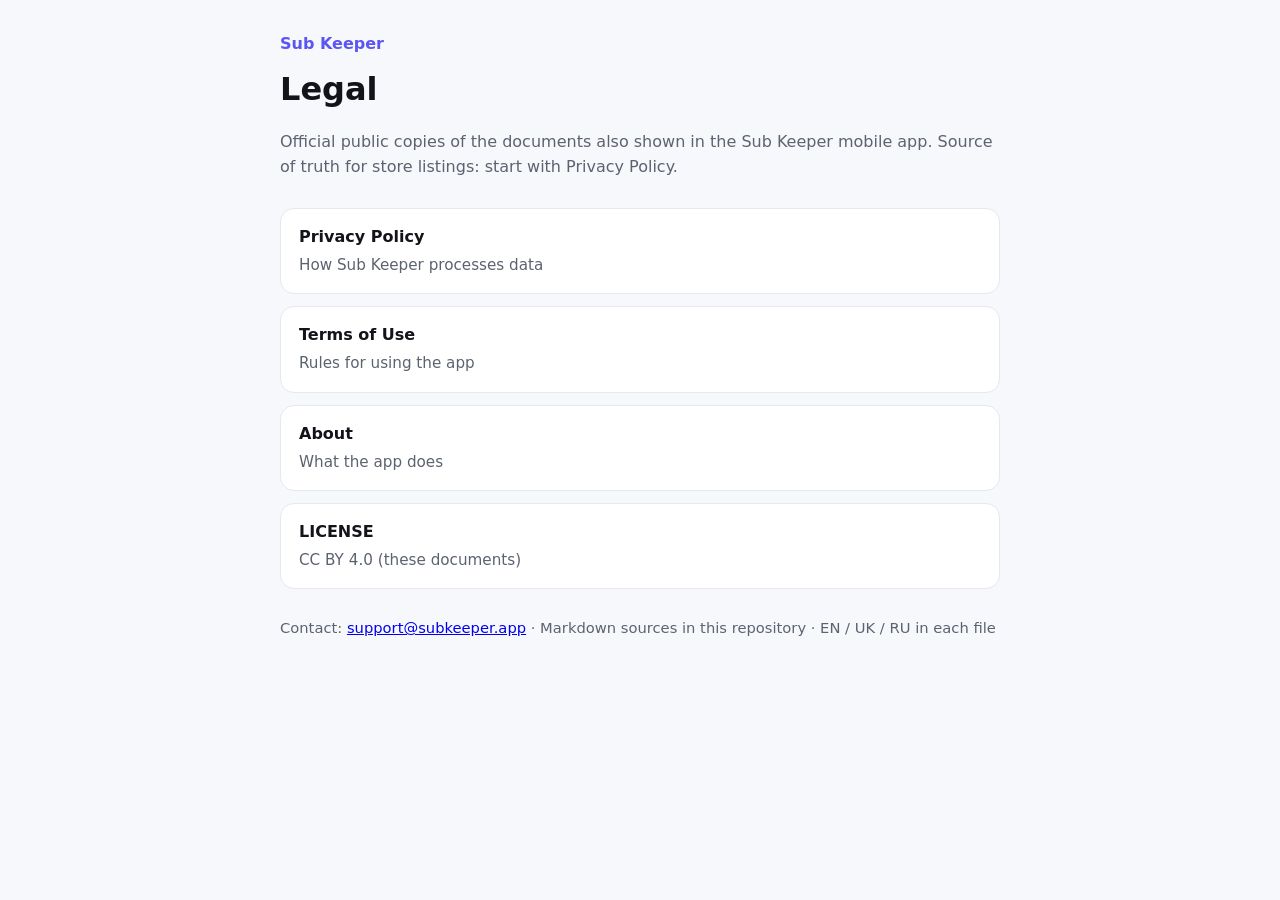
<file: index.html>
<!DOCTYPE html>
<html lang="en">
<head>
  <meta charset="utf-8" />
  <meta name="viewport" content="width=device-width, initial-scale=1" />
  <title>Sub Keeper — Legal</title>
  <link rel="stylesheet" href="assets/site.css" />
</head>
<body>
  <main class="wrap">
    <header class="hero">
      <p class="eyebrow">Sub Keeper</p>
      <h1>Legal</h1>
      <p class="lede">
        Official public copies of the documents also shown in the Sub Keeper mobile app.
        Source of truth for store listings: start with Privacy Policy.
      </p>
    </header>
    <nav class="cards">
      <a class="card" href="privacy.html">
        <strong>Privacy Policy</strong>
        <span>How Sub Keeper processes data</span>
      </a>
      <a class="card" href="terms.html">
        <strong>Terms of Use</strong>
        <span>Rules for using the app</span>
      </a>
      <a class="card" href="about.html">
        <strong>About</strong>
        <span>What the app does</span>
      </a>
      <a class="card" href="https://github.com/AndreyFrigoris/subkeeper-legal/blob/main/LICENSE">
        <strong>LICENSE</strong>
        <span>CC BY 4.0 (these documents)</span>
      </a>
    </nav>
    <p class="foot">
      Contact: <a href="mailto:support@subkeeper.app">support@subkeeper.app</a>
      · Markdown sources in this repository · EN / UK / RU in each file
    </p>
  </main>
</body>
</html>
</file>
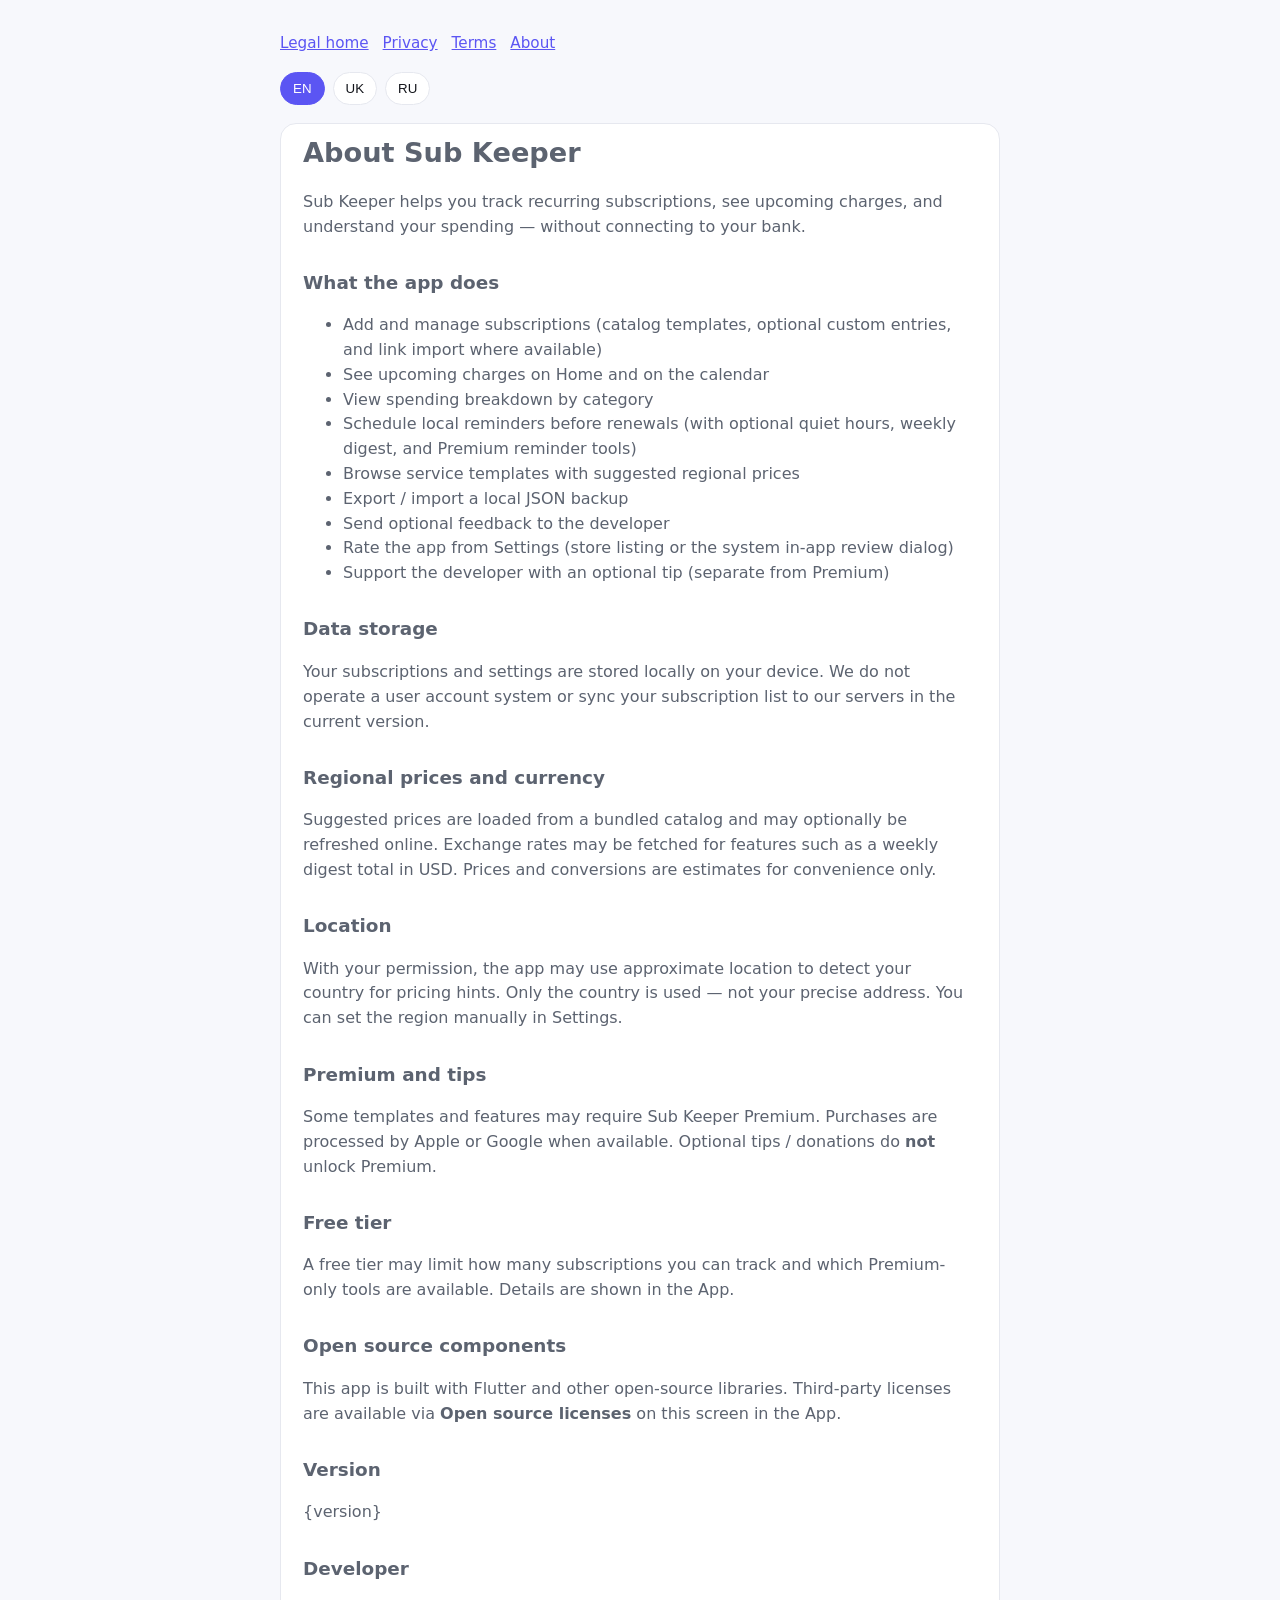
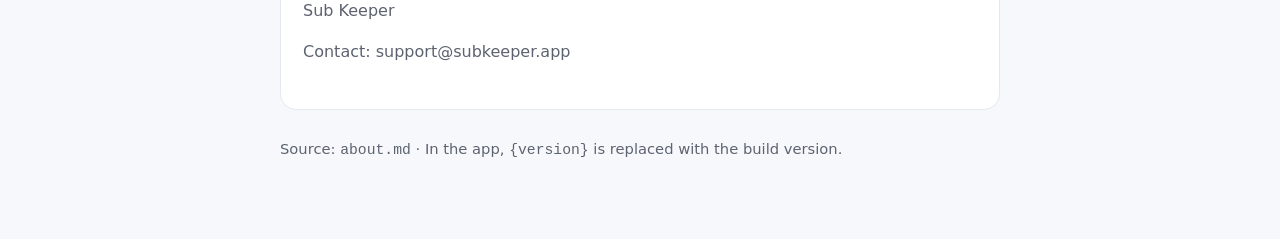
<file: about.html>
<!DOCTYPE html>
<html lang="en">
<head>
  <meta charset="utf-8" />
  <meta name="viewport" content="width=device-width, initial-scale=1" />
  <title>Sub Keeper — About</title>
  <link rel="stylesheet" href="assets/site.css" />
</head>
<body>
  <main class="wrap">
    <nav class="nav">
      <a href="index.html">Legal home</a>
      <a href="privacy.html">Privacy</a>
      <a href="terms.html">Terms</a>
      <a href="about.html">About</a>
    </nav>
    <div id="langs" class="langs" aria-label="Language"></div>
    <article id="content" class="panel muted">Loading…</article>
    <p class="foot">Source: <code>about.md</code> · In the app, <code>{version}</code> is replaced with the build version.</p>
  </main>
  <script src="assets/doc.js"></script>
  <script>
    SubKeeperLegal.mountDocument({
      source: "about.md",
      targetId: "content",
      defaultLocale: "en",
    });
  </script>
</body>
</html>
</file>
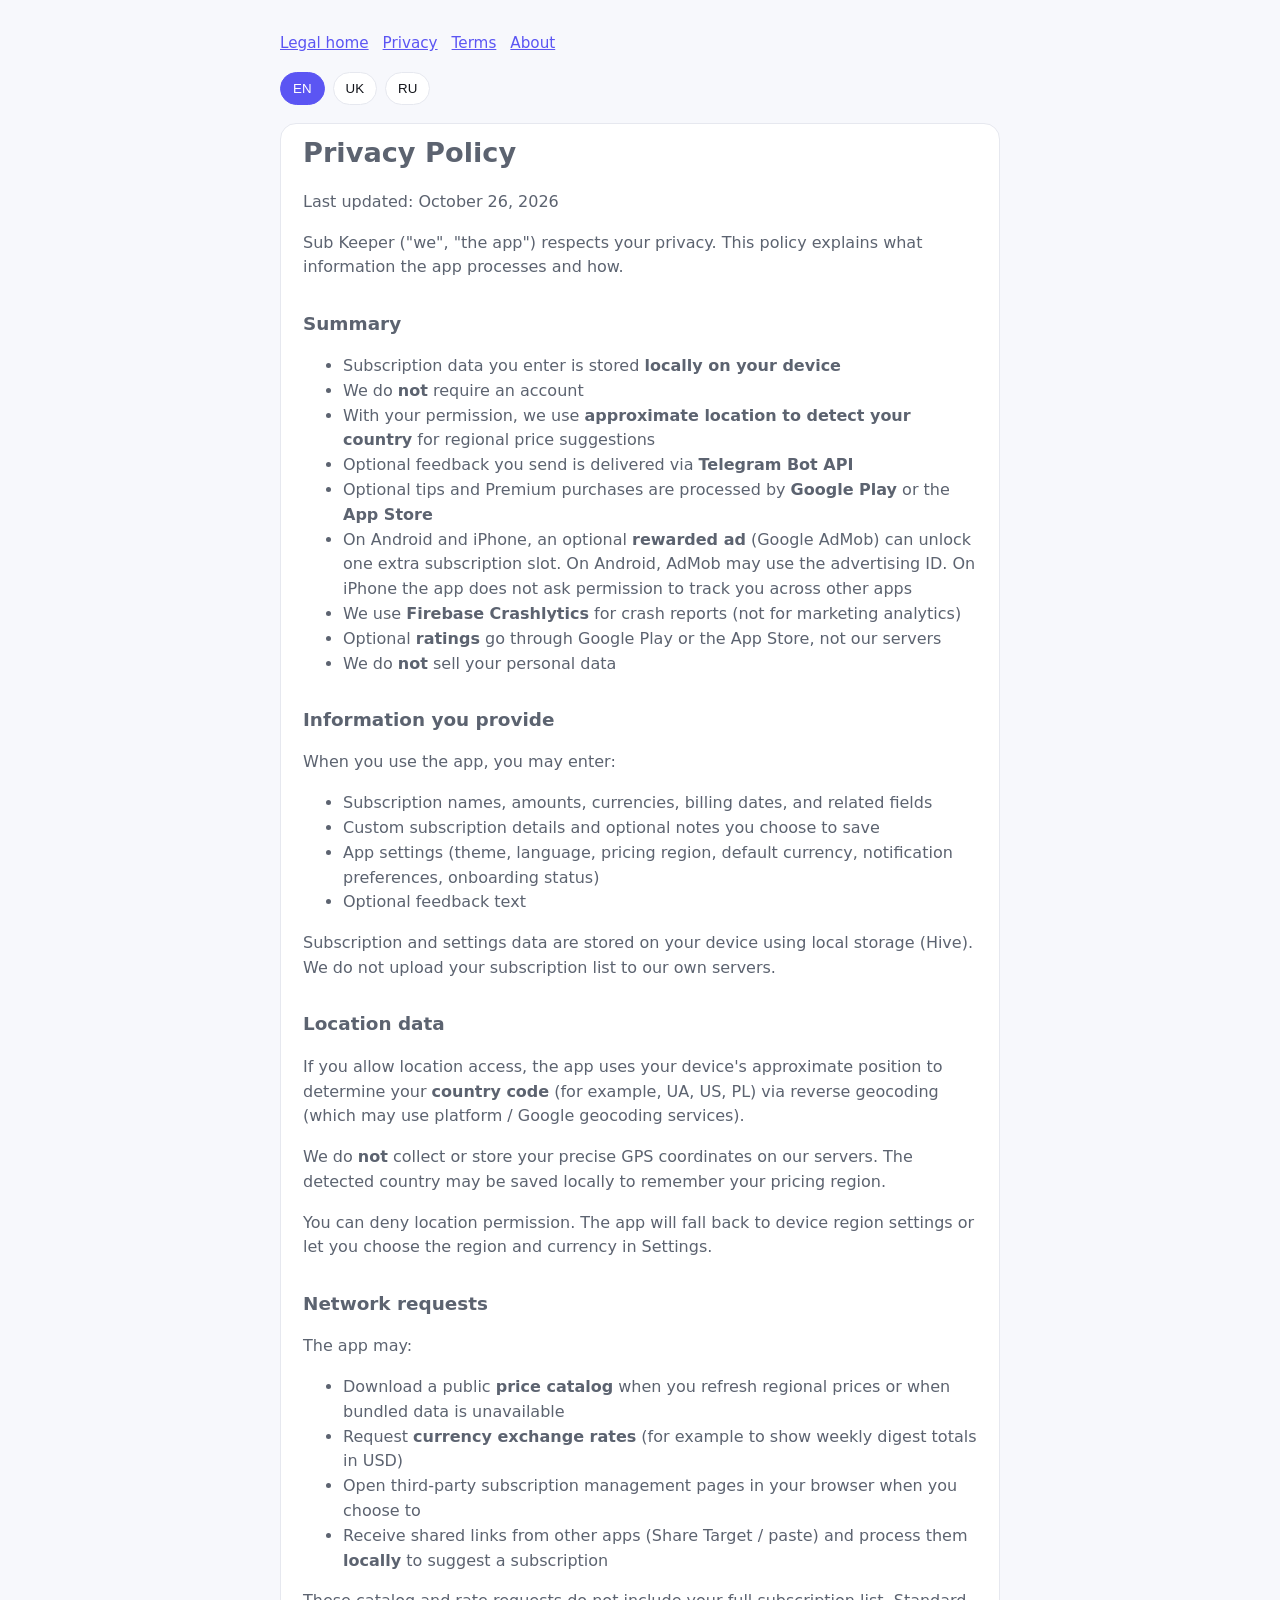
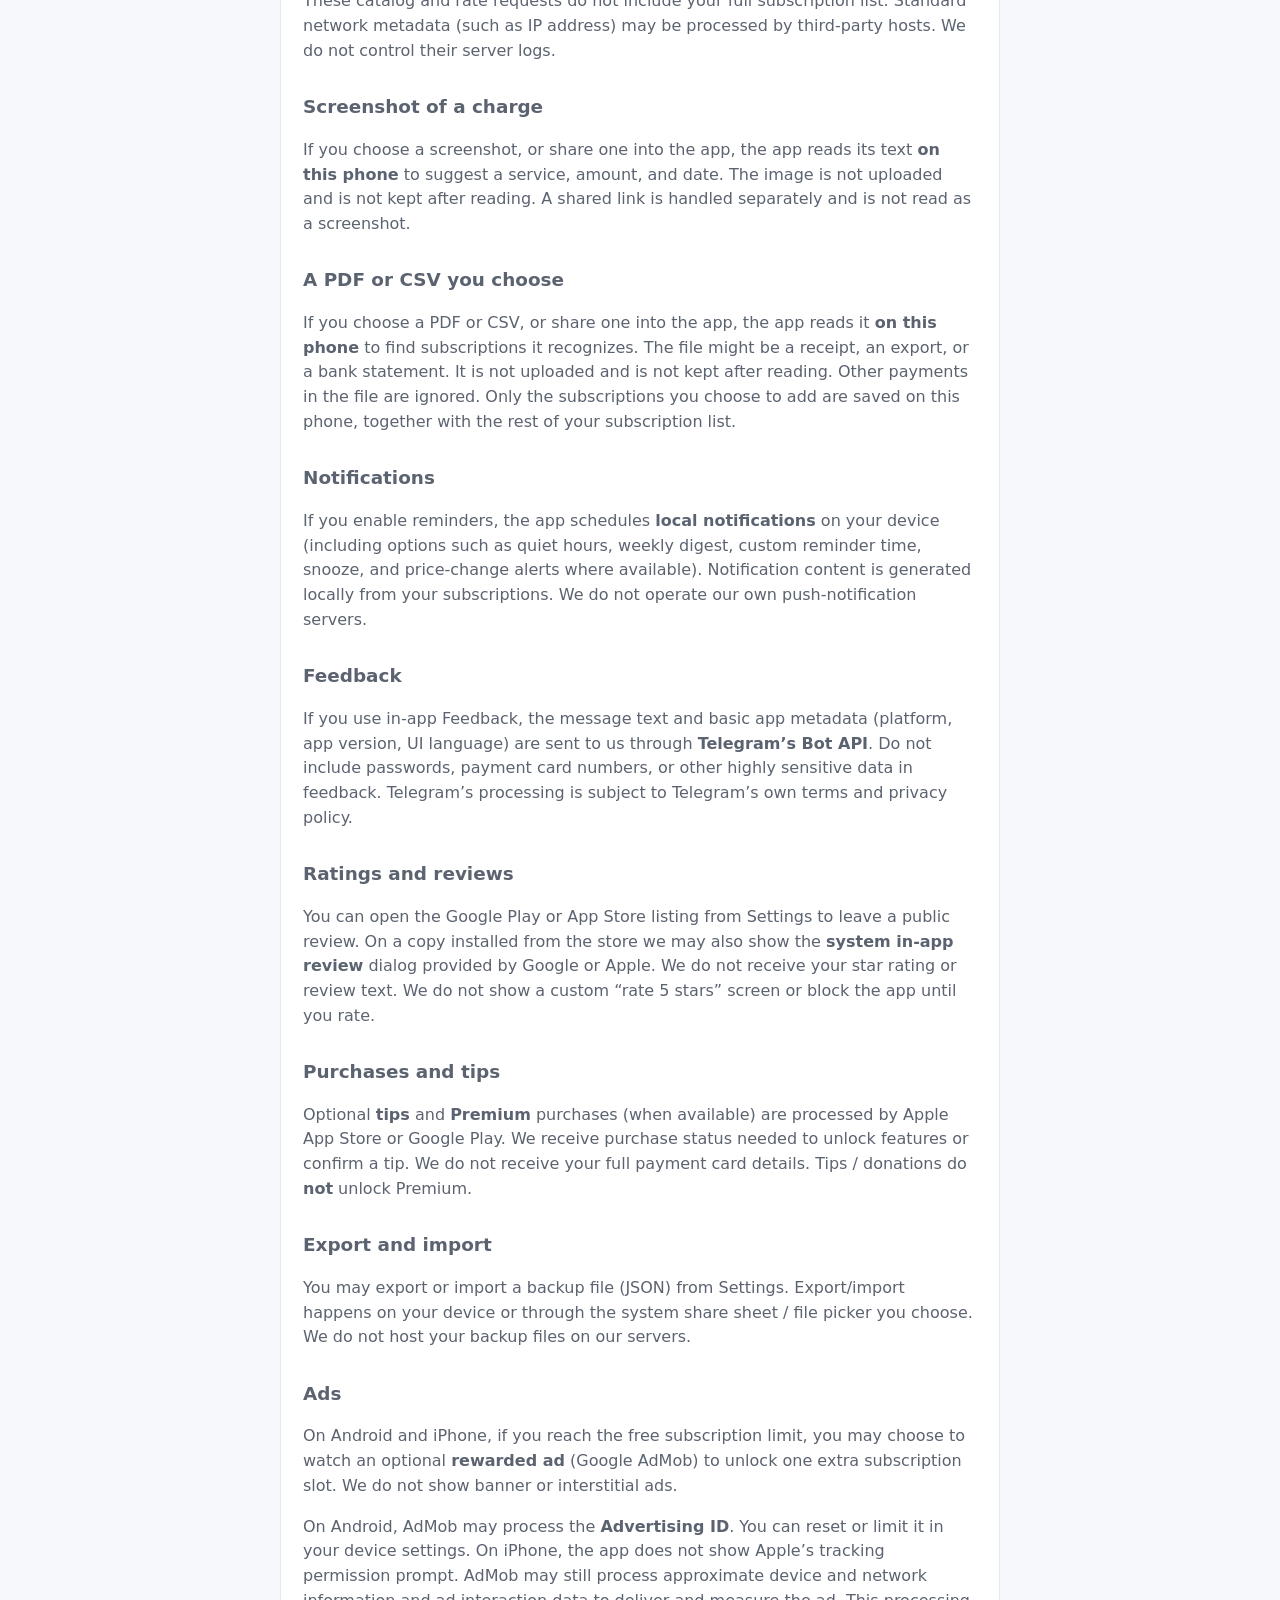
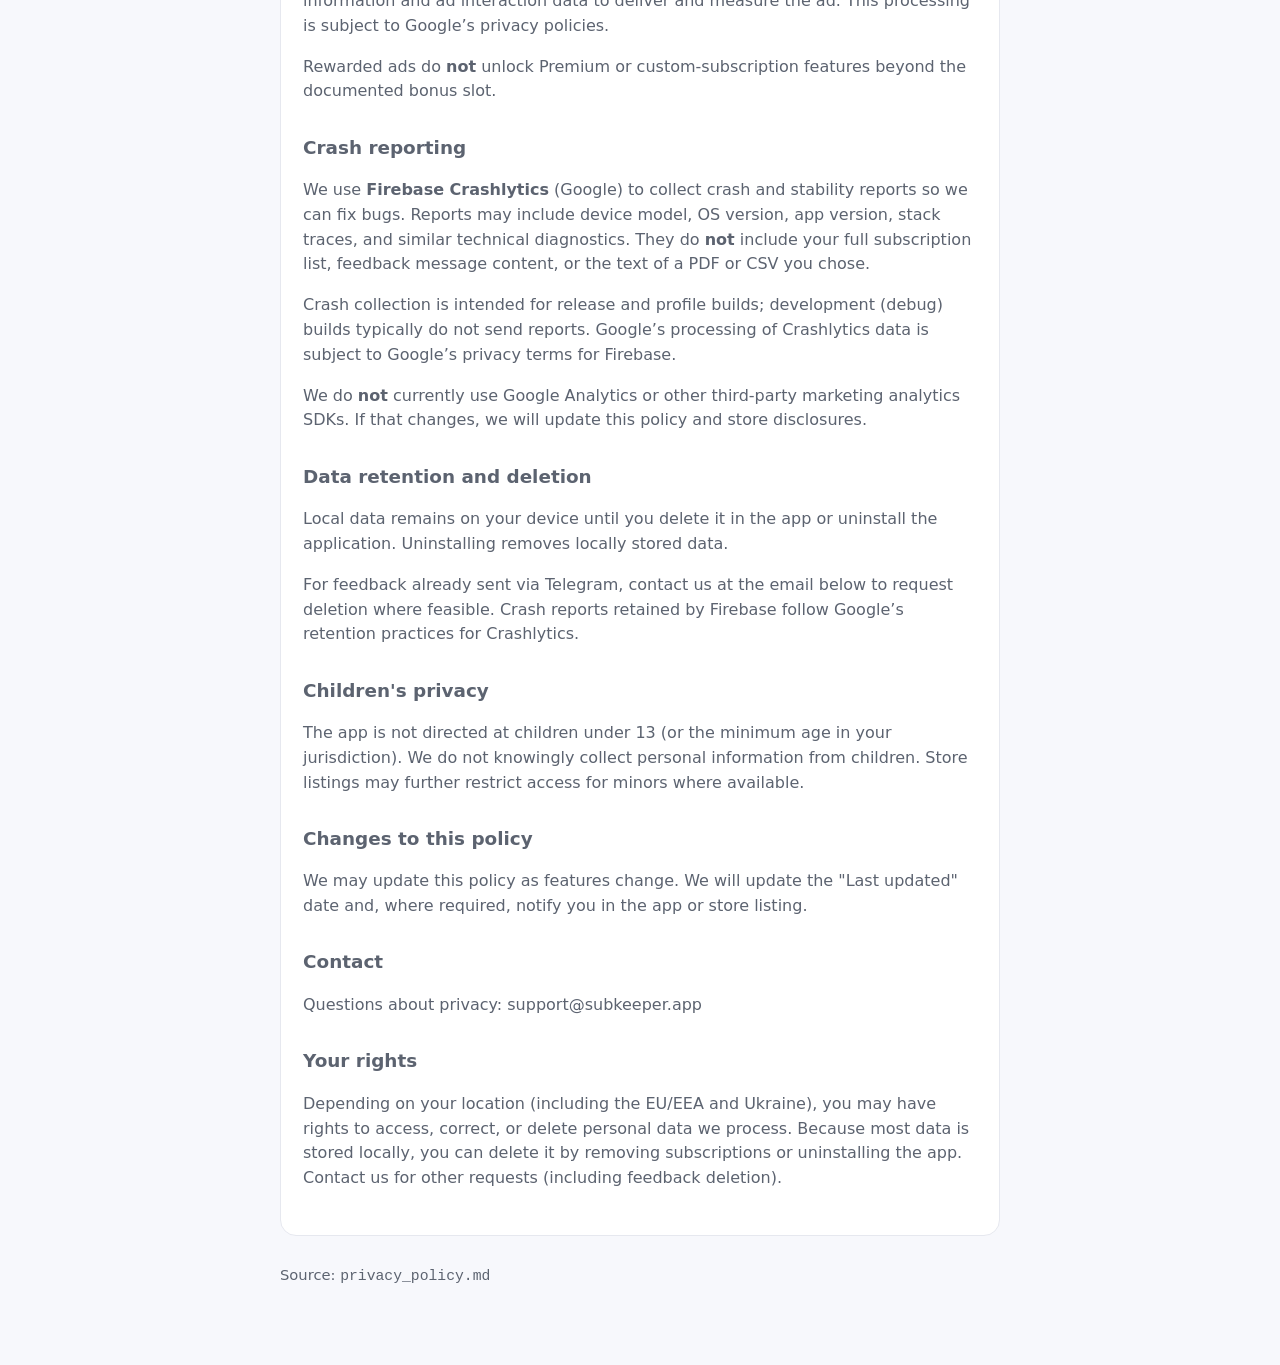
<file: privacy.html>
<!DOCTYPE html>
<html lang="en">
<head>
  <meta charset="utf-8" />
  <meta name="viewport" content="width=device-width, initial-scale=1" />
  <title>Sub Keeper — Privacy Policy</title>
  <link rel="stylesheet" href="assets/site.css" />
</head>
<body>
  <main class="wrap">
    <nav class="nav">
      <a href="index.html">Legal home</a>
      <a href="privacy.html">Privacy</a>
      <a href="terms.html">Terms</a>
      <a href="about.html">About</a>
    </nav>
    <div id="langs" class="langs" aria-label="Language"></div>
    <article id="content" class="panel muted">Loading…</article>
    <p class="foot">Source: <code>privacy_policy.md</code></p>
  </main>
  <script src="assets/doc.js"></script>
  <script>
    SubKeeperLegal.mountDocument({
      source: "privacy_policy.md",
      targetId: "content",
      defaultLocale: "en",
    });
  </script>
</body>
</html>
</file>
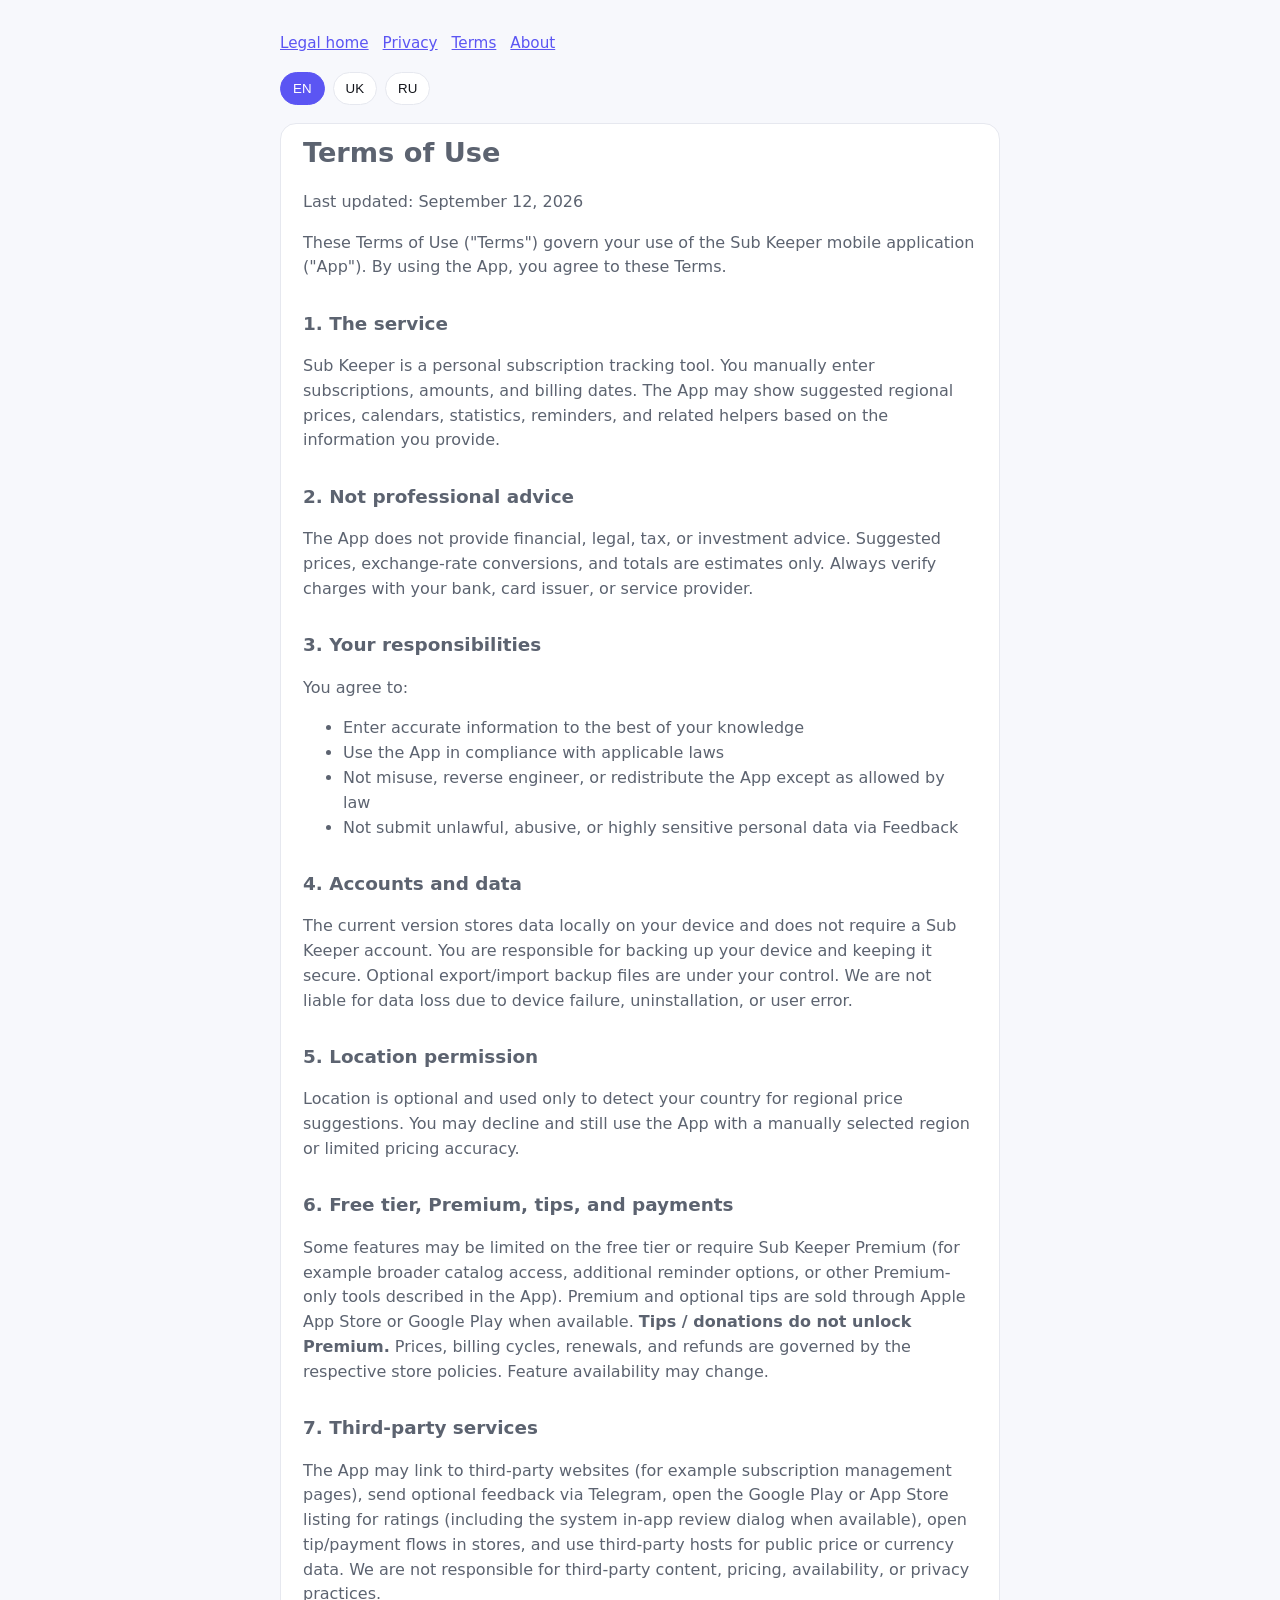
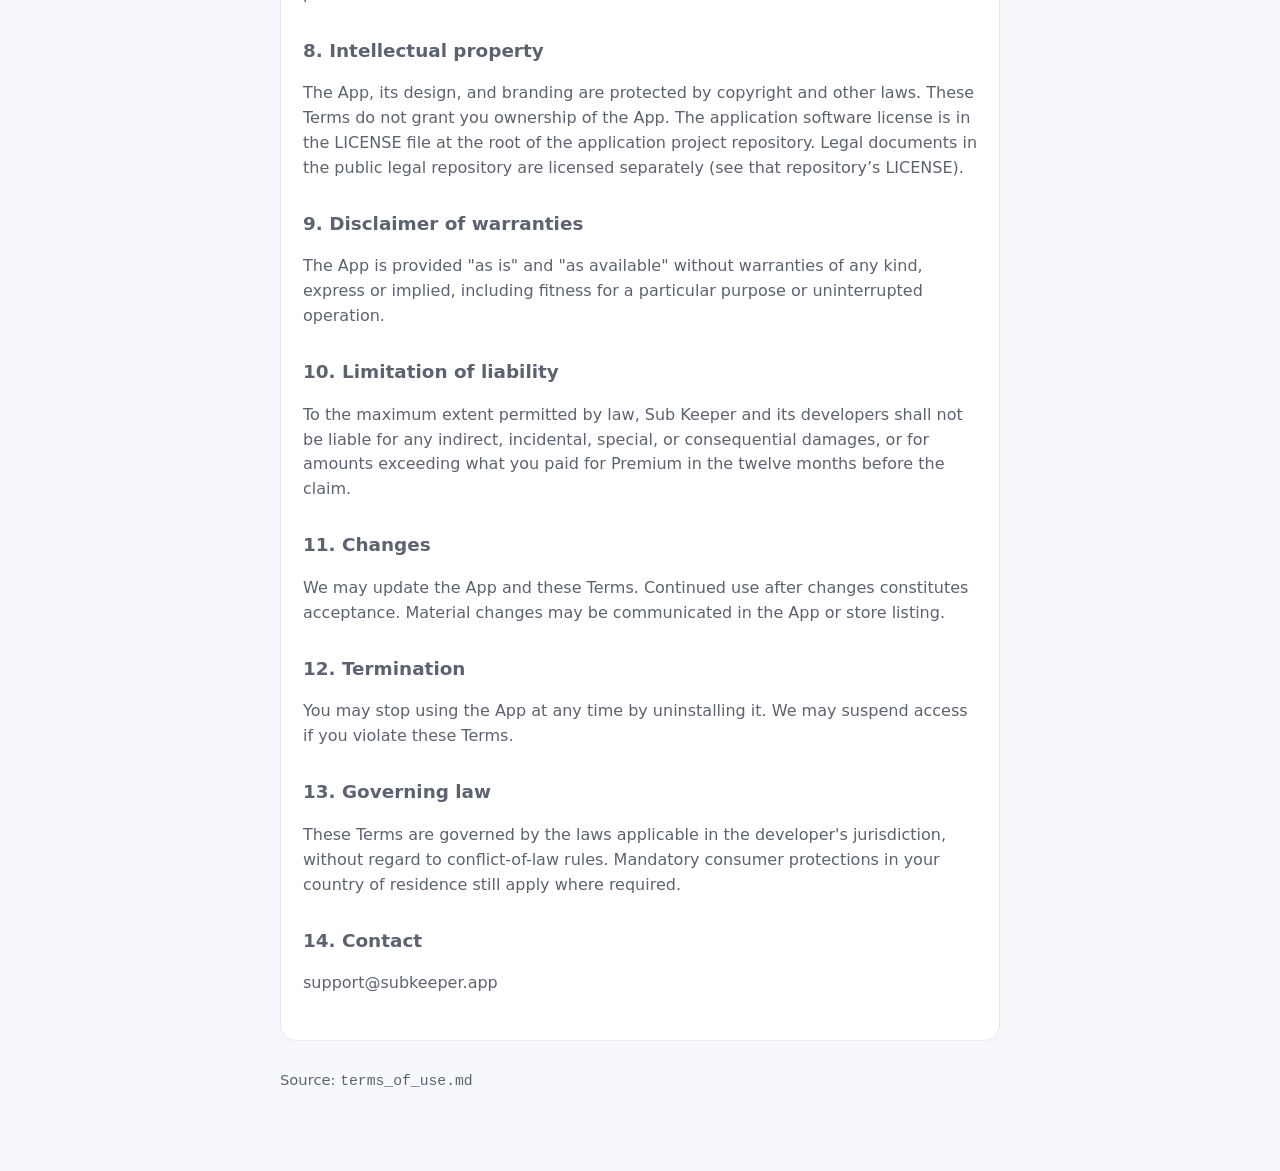
<file: terms.html>
<!DOCTYPE html>
<html lang="en">
<head>
  <meta charset="utf-8" />
  <meta name="viewport" content="width=device-width, initial-scale=1" />
  <title>Sub Keeper — Terms of Use</title>
  <link rel="stylesheet" href="assets/site.css" />
</head>
<body>
  <main class="wrap">
    <nav class="nav">
      <a href="index.html">Legal home</a>
      <a href="privacy.html">Privacy</a>
      <a href="terms.html">Terms</a>
      <a href="about.html">About</a>
    </nav>
    <div id="langs" class="langs" aria-label="Language"></div>
    <article id="content" class="panel muted">Loading…</article>
    <p class="foot">Source: <code>terms_of_use.md</code></p>
  </main>
  <script src="assets/doc.js"></script>
  <script>
    SubKeeperLegal.mountDocument({
      source: "terms_of_use.md",
      targetId: "content",
      defaultLocale: "en",
    });
  </script>
</body>
</html>
</file>
<file: assets/site.css>
:root {
  color-scheme: light dark;
  --bg: #f7f8fc;
  --text: #12141a;
  --muted: #5c6370;
  --card: #ffffff;
  --accent: #5b55f3;
  --border: #e6e8ef;
}
@media (prefers-color-scheme: dark) {
  :root {
    --bg: #12141a;
    --text: #f5f6fa;
    --muted: #9aa0ae;
    --card: #1a1d26;
    --border: #2a2f3a;
  }
}
* { box-sizing: border-box; }
body {
  margin: 0;
  font-family: "DM Sans", system-ui, -apple-system, Segoe UI, Roboto, sans-serif;
  background: var(--bg);
  color: var(--text);
  line-height: 1.55;
}
.wrap { max-width: 760px; margin: 0 auto; padding: 32px 20px 64px; }
.hero { margin-bottom: 28px; }
.eyebrow { color: var(--accent); font-weight: 700; margin: 0 0 8px; }
h1 { margin: 0 0 10px; font-size: 2rem; }
.lede, .foot, .muted { color: var(--muted); }
.cards { display: grid; gap: 12px; }
.card {
  display: flex;
  flex-direction: column;
  gap: 4px;
  padding: 16px 18px;
  border-radius: 14px;
  background: var(--card);
  border: 1px solid var(--border);
  text-decoration: none;
  color: inherit;
}
.card span { color: var(--muted); font-size: 0.95rem; }
.nav { display: flex; flex-wrap: wrap; gap: 10px 14px; margin-bottom: 16px; font-size: 0.95rem; }
.nav a { color: var(--accent); }
.langs { display: flex; gap: 8px; margin: 0 0 18px; }
.langs button {
  border: 1px solid var(--border);
  background: var(--card);
  color: var(--text);
  border-radius: 999px;
  padding: 8px 12px;
  cursor: pointer;
}
.langs button.active {
  background: var(--accent);
  border-color: var(--accent);
  color: #fff;
}
.panel {
  background: var(--card);
  border: 1px solid var(--border);
  border-radius: 16px;
  padding: 8px 22px 28px;
}
.panel h1 { font-size: 1.7rem; }
.panel h2 { font-size: 1.15rem; margin-top: 1.6em; }
.panel a { color: var(--accent); }
.err { color: #c0392b; }
.foot { margin-top: 28px; font-size: 0.92rem; }
</file>
